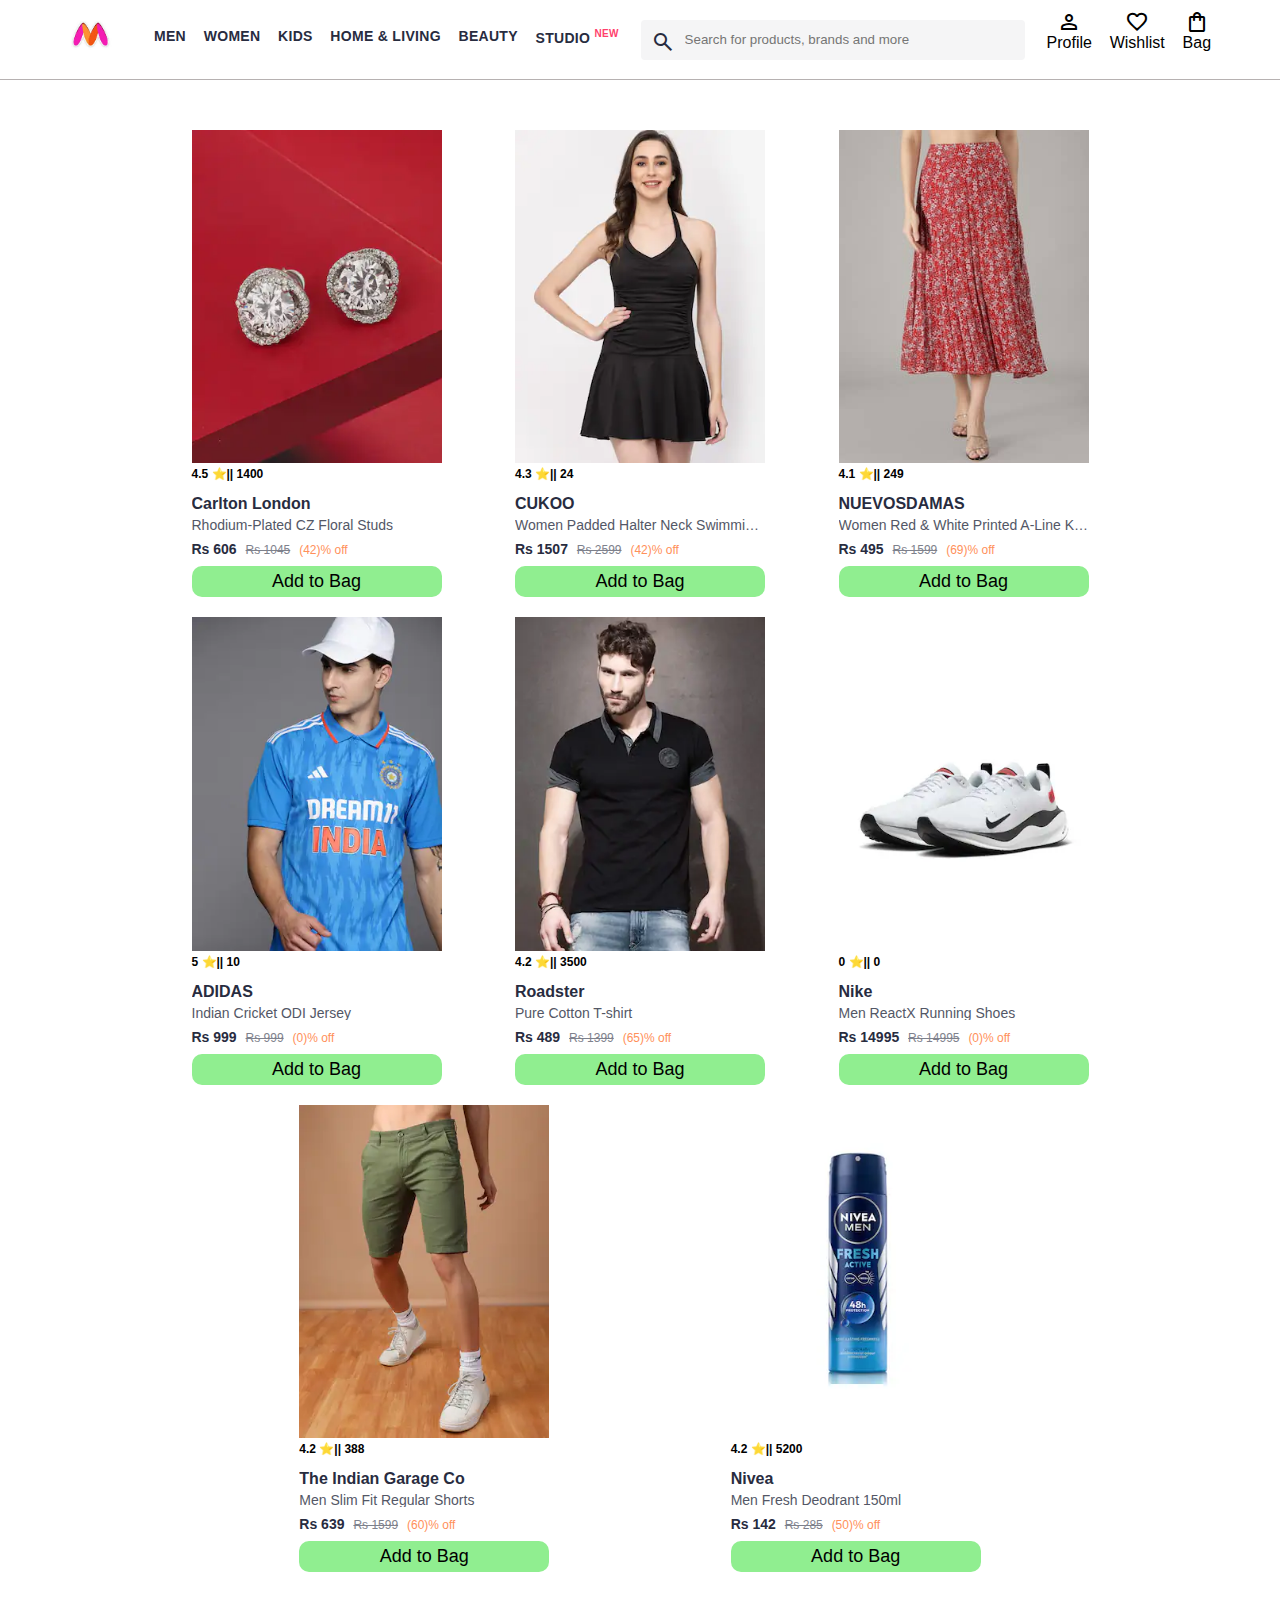
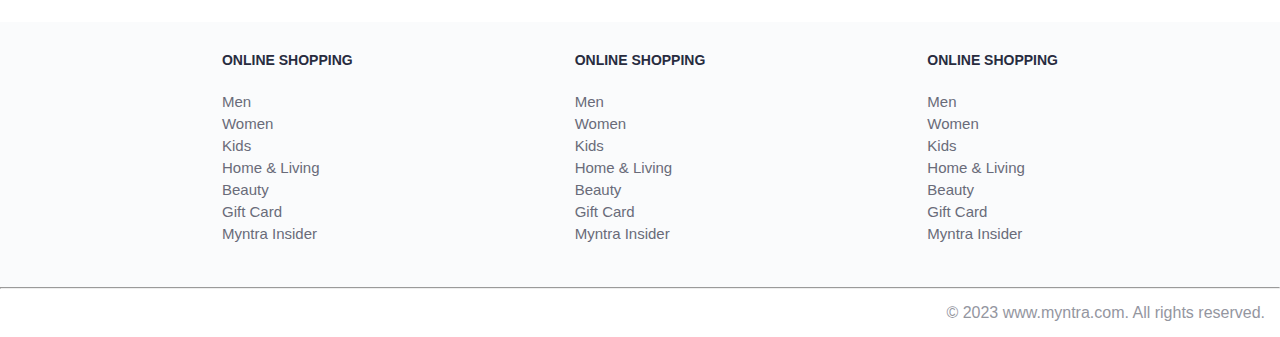
<file: HTML/index.html>
<!DOCTYPE html>
<html lang="en">
<head>
    <title>Myntra Functional Clone</title>
    <link rel="stylesheet" href="/CSS/style.css">
    <link rel="stylesheet" href="/CSS/bag.css">
    <link rel="stylesheet" href="https://fonts.googleapis.com/css2?family=Material+Symbols+Outlined:opsz,wght,FILL,GRAD@20..48,100..700,0..1,-50..200" />
</head>
<body>
    <header>
        <div class="logo_container">
            <a href="#"><img class="myntra_home" src="/images/myntra-logo.jpeg" alt="Myntra Home"></a>
        </div>
        <nav class="nav_bar">
            <a href="#">Men</a>
            <a href="#">Women</a>
            <a href="#">Kids</a>
            <a href="#">Home & Living</a>
            <a href="#">Beauty</a>
            <a href="#">Studio <sup>New</sup></a>
        </nav>
        <div class="search_bar">
            <span class="material-symbols-outlined search_icon">search</span>
            <input class="search_input" placeholder="Search for products, brands and more">
        </div>
        <div class="action_bar">
            <div class="action_container">
                <span class="material-symbols-outlined action_icon">person</span>
                <span class="action_name">Profile</span>
            </div>

            <div class="action_container">
                <span class="material-symbols-outlined action_icon">favorite</span>
                <span class="action_name">Wishlist</span>
            </div>

            <a class="action_container" href="/HTML/bag.html">
                <span class="material-symbols-outlined action_icon">shopping_bag</span>
                <span class="action_name">Bag</span>
                <span class="bag-item-count">0</span>
            </a>
        </div>
    </header>
    <main>
        <div class="items-container">
           

        </div>
    </main>
    <footer>
        <div class="footer_container">
            <div class="footer_column">
                <h3>ONLINE SHOPPING</h3>

                <a href="/HTML/men.html">Men</a>
                <a href="#">Women</a>
                <a href="#">Kids</a>
                <a href="#">Home & Living</a>
                <a href="#">Beauty</a>
                <a href="#">Gift Card</a>
                <a href="#">Myntra Insider</a>
            </div>

            <div class="footer_column">
                <h3>ONLINE SHOPPING</h3>

                <a href="#">Men</a>
                <a href="#">Women</a>
                <a href="#">Kids</a>
                <a href="#">Home & Living</a>
                <a href="#">Beauty</a>
                <a href="#">Gift Card</a>
                <a href="#">Myntra Insider</a>
            </div>

            <div class="footer_column">
                <h3>ONLINE SHOPPING</h3>

                <a href="#">Men</a>
                <a href="#">Women</a>
                <a href="#">Kids</a>
                <a href="#">Home & Living</a>
                <a href="#">Beauty</a>
                <a href="#">Gift Card</a>
                <a href="#">Myntra Insider</a>
            </div>
        </div>
        <hr>

        <div class="copyright">
            © 2023 www.myntra.com. All rights reserved.
        </div>
    </footer>
    <script src="/scripts/items.js"></script>
    <script src="/scripts/index.js"></script>
</body>
</html>
</file>
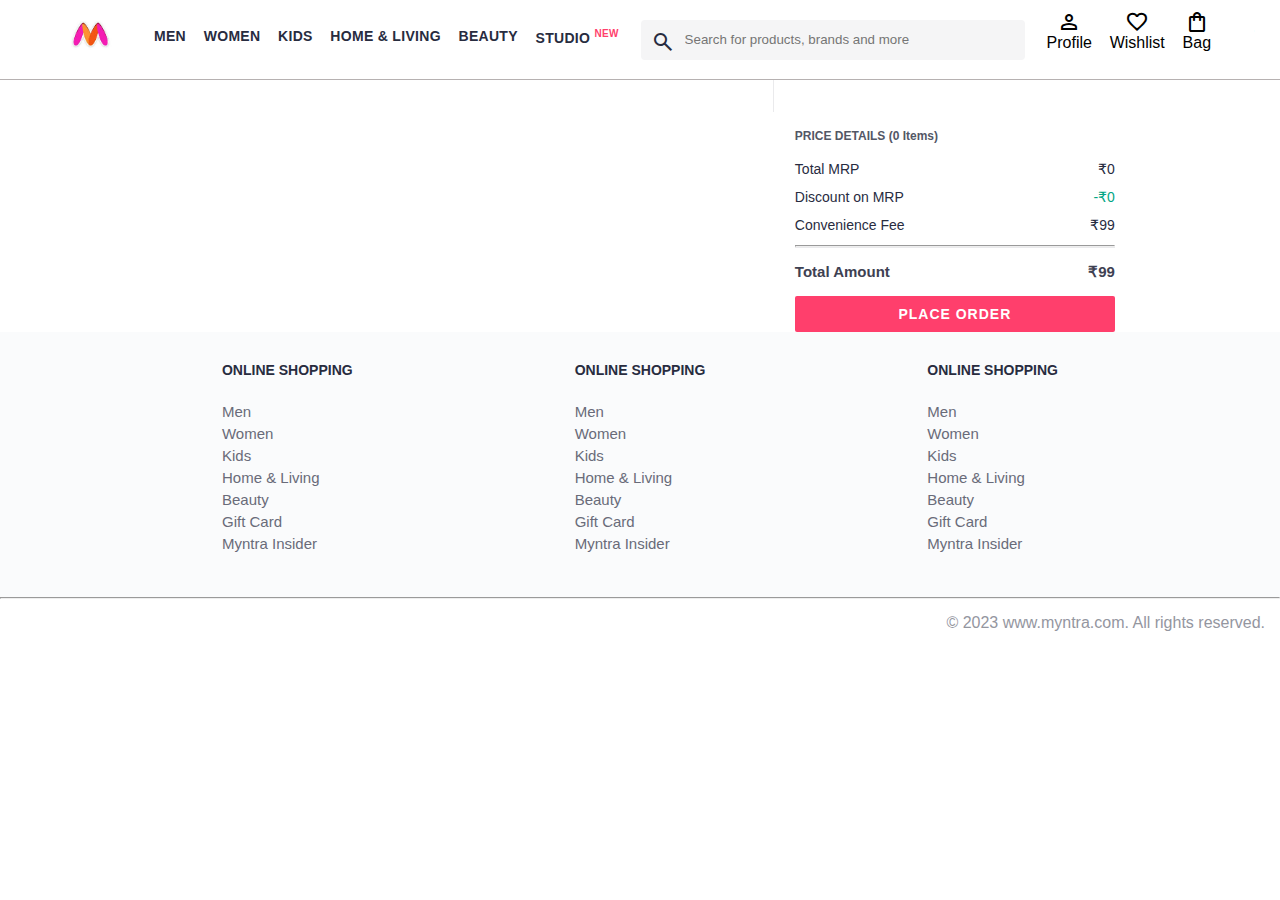
<file: HTML/bag.html>
<!DOCTYPE html>
<html lang="en">
<head>
    <title>Myntra Clone</title>
    <link rel="stylesheet" href="/CSS/style.css">
    <link rel="stylesheet" href="/CSS/bag.css">
    <link rel="stylesheet" href="https://fonts.googleapis.com/css2?family=Material+Symbols+Outlined:opsz,wght,FILL,GRAD@20..48,100..700,0..1,-50..200" />
</head>
<body>
    <header>
        <div class="logo_container">
            <a href="/HTML/index.html"><img class="myntra_home" src="/images/myntra-logo.jpeg" alt="Myntra Home"></a>
        </div>
        <nav class="nav_bar">
            <a href="#">Men</a>
            <a href="#">Women</a>
            <a href="#">Kids</a>
            <a href="#">Home & Living</a>
            <a href="#">Beauty</a>
            <a href="#">Studio <sup>New</sup></a>
        </nav>
        <div class="search_bar">
            <span class="material-symbols-outlined search_icon">search</span>
            <input class="search_input" placeholder="Search for products, brands and more">
        </div>
        <div class="action_bar">
            <div class="action_container">
                <span class="material-symbols-outlined action_icon">person</span>
                <span class="action_name">Profile</span>
            </div>

            <div class="action_container">
                <span class="material-symbols-outlined action_icon">favorite</span>
                <span class="action_name">Wishlist</span>
            </div>

            <div class="action_container">
                <span class="material-symbols-outlined action_icon">shopping_bag</span>
                <span class="action_name">Bag</span>
                <span class="bag-item-count">0</span>
            </div>
        </div>
    </header>
    <main>
      <div class="bag-page">
        <div class="bag-items-container">
            <!-- <div class="bag-item-container">
                <div class="item-left-part">
                    <img src="/images/img4.jpg" alt="" class="bag-item-img">
                </div>
                <div class="item-right-part">
                    <div class="company">ADIDAS</div>
                    <div class="item-name">Men Printed Polo Collar Indian Cricket ODI Jersey</div>
                    <div class="price-container">
                        <span class="current-price">Rs 999</span>
                        <span class="original-price">Rs 999</span>
                        <span class="discount-percentage">(0% off)</span>
                    </div>
                    <div class="return-period">
                        <span class="return-period-days">14 days</span>return available
                    </div>
                    <div class="delivery-detail">
                        Delivery by
                        <span class="delivery-detail-days">10 Oct 2023</span>
                    </div>
                </div>
                <div class="remove-from-cart">
                    
                </div>
            </div> -->

        </div>
        <div class="bag-summary">

        </div>

      </div>
    </main>
    <footer>
        <div class="footer_container">
            <div class="footer_column">
                <h3>ONLINE SHOPPING</h3>

                <a href="#">Men</a>
                <a href="#">Women</a>
                <a href="#">Kids</a>
                <a href="#">Home & Living</a>
                <a href="#">Beauty</a>
                <a href="#">Gift Card</a>
                <a href="#">Myntra Insider</a>
            </div>

            <div class="footer_column">
                <h3>ONLINE SHOPPING</h3>

                <a href="#">Men</a>
                <a href="#">Women</a>
                <a href="#">Kids</a>
                <a href="#">Home & Living</a>
                <a href="#">Beauty</a>
                <a href="#">Gift Card</a>
                <a href="#">Myntra Insider</a>
            </div>

            <div class="footer_column">
                <h3>ONLINE SHOPPING</h3>

                <a href="#">Men</a>
                <a href="#">Women</a>
                <a href="#">Kids</a>
                <a href="#">Home & Living</a>
                <a href="#">Beauty</a>
                <a href="#">Gift Card</a>
                <a href="#">Myntra Insider</a>
            </div>
        </div>
        <hr>

        <div class="copyright">
            © 2023 www.myntra.com. All rights reserved.
        </div>
    </footer>
    <script src="/scripts/items.js"></script>
    <script src="/scripts/index.js"></script>
    <script src="/scripts/bag.js"></script>
</body>
</html>
</file>
<file: CSS/style.css>
/***************** Item Page CSS **************************/
/*.action_container {
    text-decoration: none;
}
a.action_container:link {
    color:black;
}
.item-details {
    cursor: pointer;
    width: 250px;
    margin: 10px;
}
.stars {
    font-size: 12px;
    font-weight: 700;
    text-align: left;
}
.company {
    font-size: 18px;
    font-weight: 700;
    line-height: 1;
    color: #282c3f;
    margin-bottom: 6px;
    overflow: hidden;
    text-overflow: ellipsis;
    white-space: nowrap;
    margin-top: 20px;
}
.item-name {
    color: #535766;
    font-size: 16px;
    line-height: 1;
    margin-bottom: 0;
    margin-top: 0;
    overflow: hidden;
    text-overflow: ellipsis;
    white-space: nowrap;
    font-weight: 400;
    display: block;
}
.price-container {
    margin-top: 10px;
}
.current-price {
    font-size: 14px;
    font-weight: 700;
    color: #282c3f;
}
.original-price {
    text-decoration: line-through;
    color: #7e818c;
    font-weight: 400;
    margin-left: 5px;
    font-size: 12px;
}
.discount-percentage {
    color: #ff905a;
    font-weight: 400;
    font-size: 12px;
    margin-left: 5px;
}
.btn-bag {
    background-color: lightgreen;
    border: none;
    padding: 5px 15px;
    border-radius: 10px;
    width: 100%;
    margin-top: 7px;
    font-size: 20px;
    cursor: pointer;
}
.bag-items {
    background-color: #f16565;
    white-space: nowrap;
    text-align: center;
    line-height: 18px;
    padding: 0 6px;
    height: 18px;
    position: relative;
    border-radius: 50%;
    font-size: 12px;
    color: #fff;
    left: 13px;
    top: -44px;
    font-weight: 700;
    cursor: pointer;
}*/

* {
    margin: 0;
    padding: 0;
    font-family: Assistant,-apple-system,BlinkMacSystemFont,Segoe UI,Roboto,Helvetica,Arial,sans-serif;
    box-sizing: border-box;
}

body {
    width: 100vw;
}

header {
    display: flex;
    background-color: #ffffff;
    height: 80px;
    justify-content: space-between;
    align-items: center;
    border-bottom: 1px solid #b6b1b1;
}
.myntra_home {
    height: 45px;
}
.logo_container {
    margin-left: 4%;
}
.action_bar {
    margin-right: 4%;
}
.nav_bar {
    display: flex;
    min-width: 500px;
    justify-content: space-evenly;
}
.nav_bar a {
    font-size: 14px;
    letter-spacing: .3px;
    color: #282c3f;
    font-weight: 700;
    text-transform: uppercase;
    text-decoration: none;
    padding: 28px 0;
    border-bottom: 5px solid #ffffff;
}
.nav_bar a:hover {
    border-bottom: 4px solid #f54e77;
}

.nav_bar a sup {
    color: #ff3f6c;
    font-size: 10px;
}

.search_bar {
    height: 40px;
    min-width: 200px;
    width: 30%;
    display: flex;
    align-items: center;
}
.search_icon {
    box-sizing: content-box;
    height: 20px;
    padding: 10px;

    background-color: #f5f5f6;
    color: #282c3f;
    font-weight: 300;
    border-radius: 4px 0 0 4px;
}
.search_input {
    color: #696e79;
    background-color: #f5f5f6;
    flex-grow: 1;
    height: 40px;
    border: 0;
    border-radius: 0 4px 4px 0;
}

.action_bar {
    display: flex;
    min-width: 200px;
    justify-content: space-evenly;
}

.action_container {
    display: flex;
    flex-direction: column;
    align-items: center;
}

/* Main section */
.banner_container {
    margin: 40px 0;
}
.banner_image {
    width: 100%;
}

.category_heading {
    text-transform: uppercase;
    color: #3e4152;
    letter-spacing: .15em;
    font-size: 1.8em;
    margin: 50px 0 10px 30px;
    max-height: 5em;
    font-weight: 700;
}

.category-items, .items-container {
    width: 80%;
    margin: 50px 10%;
    display: flex;
    flex-wrap: wrap;
    justify-content: space-evenly;
}

.sale_item {
    width: 250px;
}

.footer_container {
    padding: 30px 0px 40px 0px;
    background: #FAFBFC;
    display: flex;
    justify-content: space-evenly;
}

.footer_column {
    display: flex;
    flex-direction: column;
}

.footer_column h3 {
    color: #282c3f;
    font-size: 14px;
    margin-bottom: 25px;
}

.footer_column a {
    color: #696b79;
    font-size: 15px;
    text-decoration: none;
    padding-bottom: 5px;
}

.copyright {
    color: #94969f;
    text-align: end;
    padding: 15px;
}

.items-container {
    width: 80%;
    margin: 40px 10%;
}
.item-container {
    width: 250px;
    margin: 10px;
}
.item-image {
    width: 100%;
}
.rating {
    font-size: 12px;
    font-weight: 700;
}
.company-name {
    margin-top: 15px;
    font-size: 16px;
    font-weight: 700;
    line-height: 1;
    color: #282c3f;
    margin-bottom: 6px;
    overflow: hidden;
    text-overflow: ellipsis;
    white-space: nowrap;
}
.item-name {
    color: #535766;
    font-size: 14px;
    line-height: 1;
    margin-bottom: 0;
    margin-top: 0;
    overflow: hidden;
    text-overflow: ellipsis;
    white-space: nowrap;
    font-weight: 400;
    display: block;
}
.price {
    margin-top: 10px;
    font-size: 14px;
    line-height: 15px;
    color: #282c3f;
    white-space: nowrap;
}
.current-price {
    font-size: 14px;
    font-weight: 700;
    color: #282c3f;
}
.original-price {
    text-decoration: line-through;
    color: #7e818c;
    font-weight: 400;
    margin-left: 5px;
    font-size: 12px;
}
.discount {
    color: #ff905a;
    font-weight: 400;
    font-size: 12px;
    margin-left: 5px;
}
.btn-add-bag {
    margin-top: 8px;
    font-size: 18px;
    width: 100%;
    background-color: lightgreen;
    border: none;
    padding: 5px 15px;
    border-radius: 10px;
    cursor: pointer;
}
.bag-item-count {
    background-color: #f16565;
    white-space: nowrap;
    text-align: center;
    line-height: 18px;
    padding: 0 6px;
    height: 18px;
    position: relative;
    border-radius: 50%;
    font-size: 12px;
    color: #fff;
    left: 13px;
    top: -44px;
    font-weight: 700;
    cursor: pointer;
}
.action_container {
    text-decoration: none;
}
a.action_container:link {
    color:black;
}
</file>
<file: CSS/bag.css>
.bag-items-container {
    display: inline-block;
    width: 64%;
    padding-right: 20px;
    border-right: 1px solid #eaeaec;
    padding-top: 32px;
    color: #282c3f;
    font-size: 13px;
    line-height: 1.42857143;
  }
  
  .bag-page {
    width: 75%;
    margin-left: 12.5%;
  }
  
  .bag-summary {
    vertical-align: top;
    display: inline-block;
    width: 35%;
    padding: 24px 0 0 16px;
    color: #282c3f;
    font-size: 13px;
    line-height: 1.42857143;
  }
  
  .bag-details-container {
    margin-bottom: 16px;
  }
  
  .price-header {
    font-size: 12px;
    font-weight: 700;
    margin: 24px 0 16px;
    color: #535766;
  }
  
  .price-item {
    margin-bottom: 12px;
    line-height: 16px;
    font-size: 14px;
    color: #282c3f;
  }
  
  .price-item-value {
    float: right;
  }
  
  .priceDetail-base-discount {
    color: #03a685;
  }
  
  .price-footer {
    font-weight: 700;
    font-size: 15px;
    padding-top: 16px;
    border-top: 1px solid #eaeaec;
    color: #3e4152;
    line-height: 16px;
  }
  
  .btn-place-order {
    width: 100%;
    letter-spacing: 1px;
    font-size: 14px;
    font-weight: 600;
    border-radius: 2px;
    border-width: 0px;
    padding: 10px 16px;
    background-color: rgb(255, 63, 108);
    color: rgb(255, 255, 255);
    cursor: pointer;
  }
  
  .bag-item-container {
    margin-bottom: 8px;
    background: #fff;
    font-size: 14px;
    border: 1px solid #eaeaec;
    border-radius: 4px;
    position: relative;
    padding: 12px 12px 0;
  }
  
  .item-left-part {
    position: absolute;
    background: rgb(255, 242, 223);
    height: 148px;
    width: 111px;
  }
  
  .item-right-part {
    padding-left: 12px;
    position: relative;
    min-height: 148px;
    margin-left: 111px;
    margin-bottom: 12px;
  }
  
  .bag-item-img {
    width: 100%;
  }
  
  .return-period {
    display: inline-flex;
    font-size: 14px;
    padding-top: 8px;
  }
  
  .return-period-days {
    font-weight: 700;
    margin-right: 4px;
  }
  
  .delivery-details {
    margin-top: 5px;
    color: #282c3f;
    font-size: 12px;
    letter-spacing: -.1px;
    margin-bottom: 8px;
    line-height: 15px;
  }
  
  .delivery-details-days {
    color: #03a685;
  }
  
  .remove-from-cart {
    position: absolute;
    font-size: 25px;
    top: 10px;
    right: 18px;
    width: 14px;
    height: 14px;
    cursor: pointer;
  }
</file>
